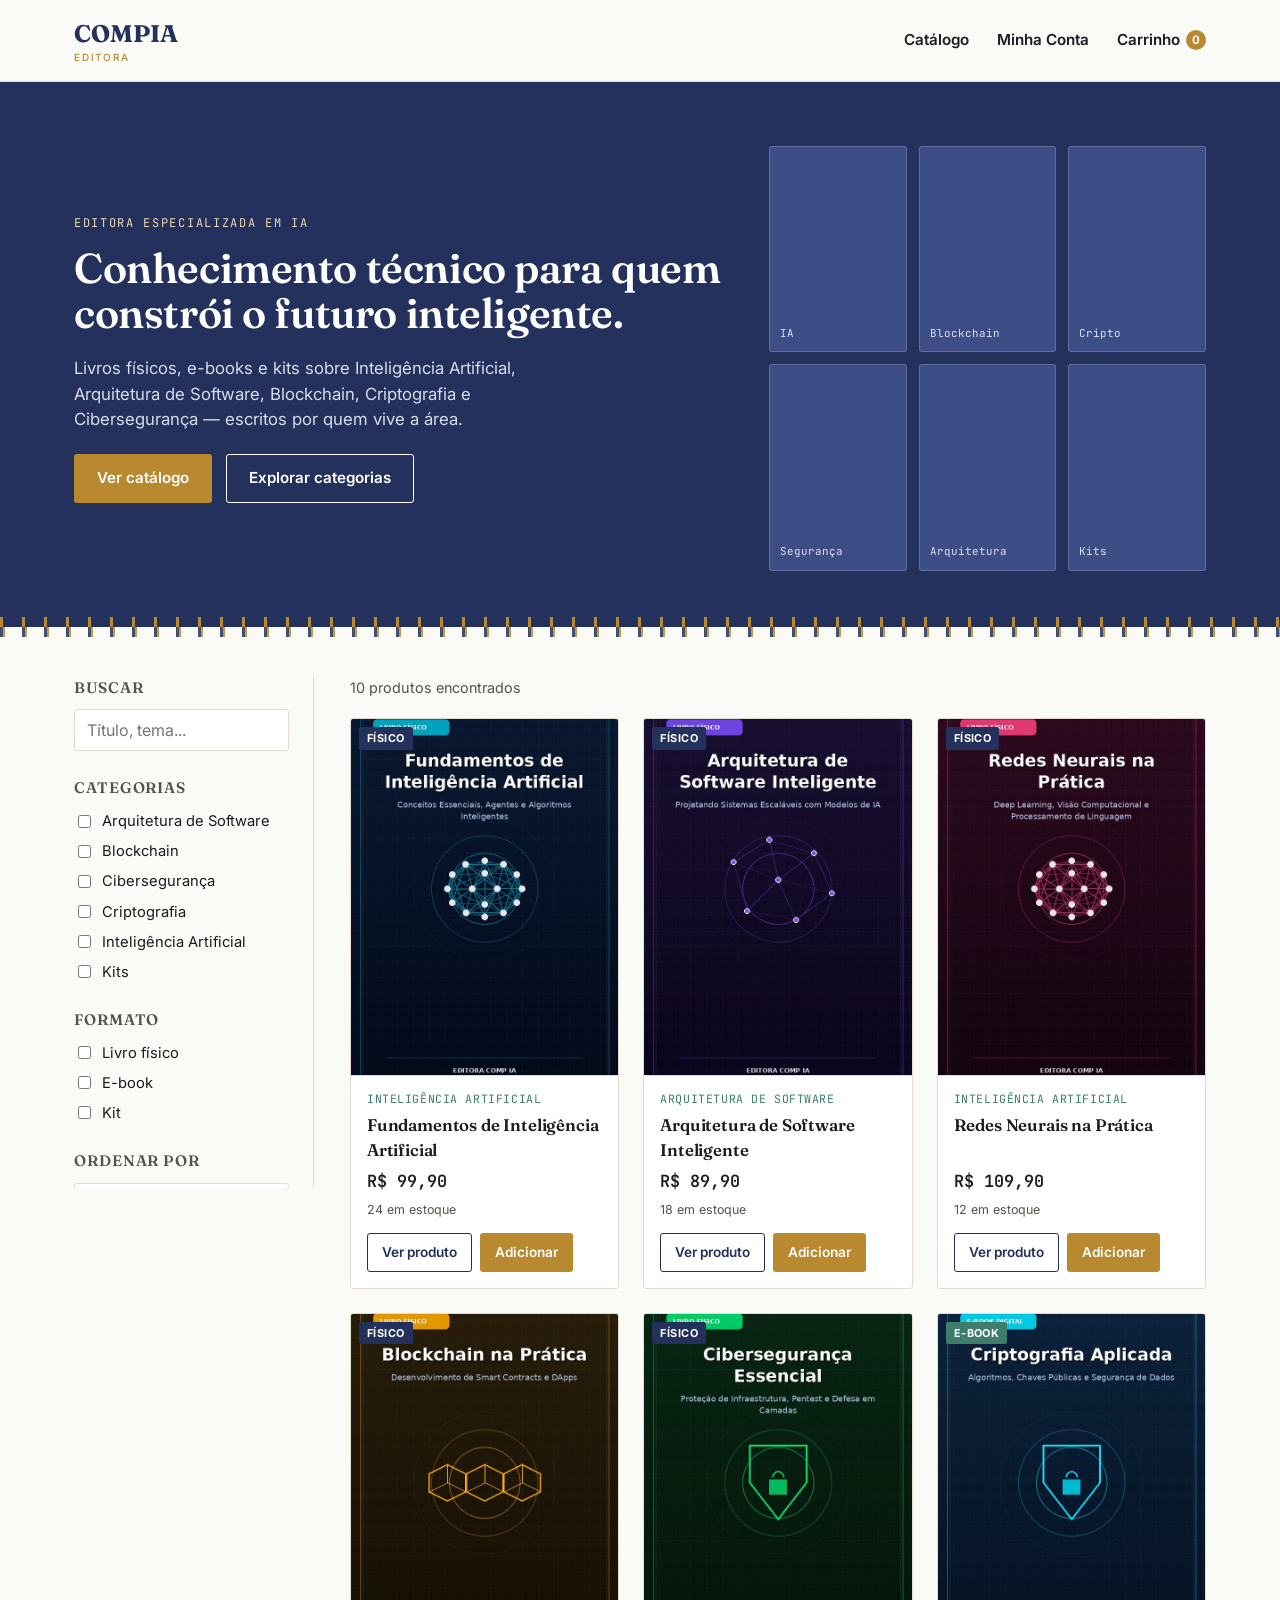
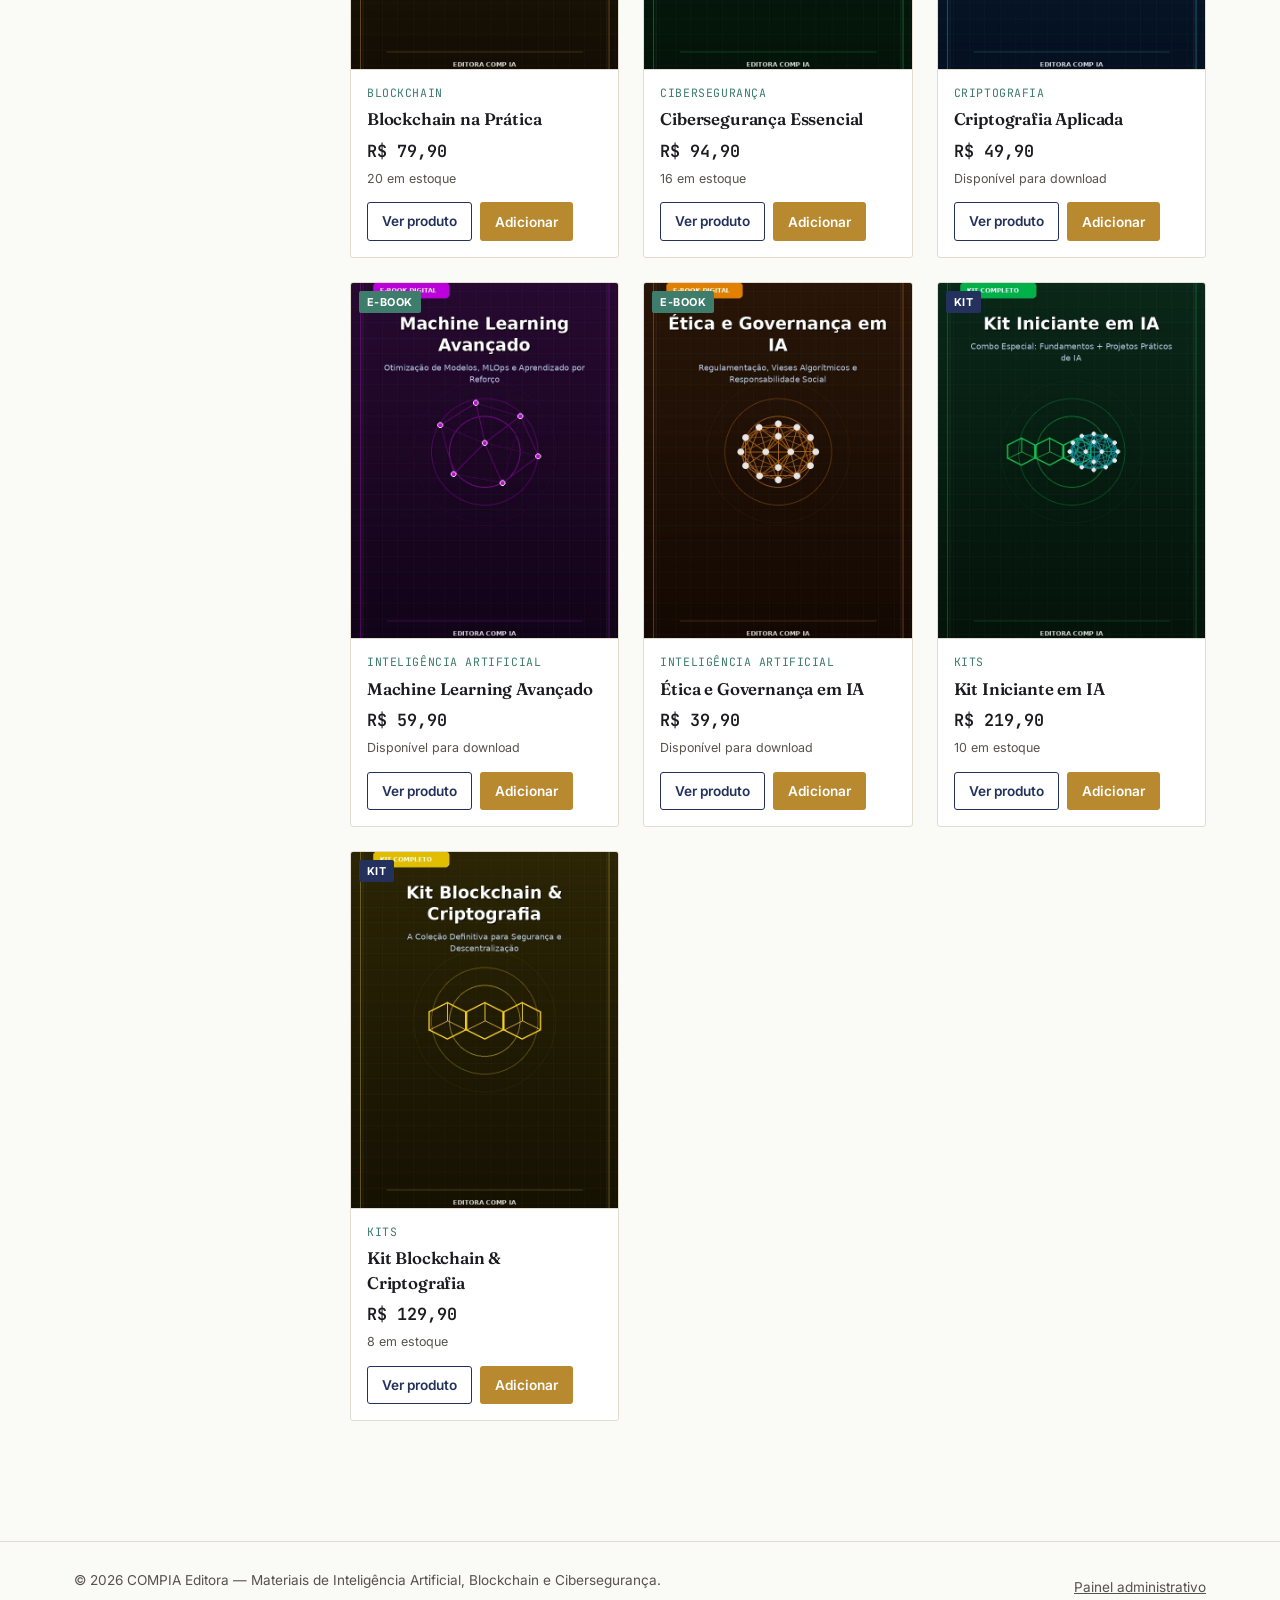
<file: index.html>
<!DOCTYPE html>
<html lang="pt-BR">
<head>
<meta charset="UTF-8">
<meta name="viewport" content="width=device-width, initial-scale=1.0">
<title>COMPIA Editora — Livros e materiais de Inteligência Artificial</title>
<link rel="stylesheet" href="css/style.css">
</head>
<body>

<header class="site-header">
  <div class="container header-inner">
    <a href="index.html" class="logo">COMPIA <span>editora</span></a>
    <nav class="main-nav">
      <a href="index.html">Catálogo</a>
      <a href="conta.html">Minha Conta</a>
      <a href="carrinho.html" class="cart-link">Carrinho <span id="cart-count" class="cart-count">0</span></a>
    </nav>
  </div>
</header>

<section class="hero">
  <div class="container">
    <div>
      <span class="hero-eyebrow">Editora especializada em IA</span>
      <h1>Conhecimento técnico para quem constrói o futuro inteligente.</h1>
      <p>Livros físicos, e-books e kits sobre Inteligência Artificial, Arquitetura de Software, Blockchain, Criptografia e Cibersegurança — escritos por quem vive a área.</p>
      <div class="hero-actions">
        <a href="#catalogo" class="btn btn-primary">Ver catálogo</a>
        <a href="#categorias" class="btn btn-secondary">Explorar categorias</a>
      </div>
    </div>
    <div class="hero-shelf" aria-hidden="true">
      <div class="spine">IA</div>
      <div class="spine">Blockchain</div>
      <div class="spine">Cripto</div>
      <div class="spine">Segurança</div>
      <div class="spine">Arquitetura</div>
      <div class="spine">Kits</div>
    </div>
  </div>
</section>
<div class="spine-rule"></div>

<main class="container">
  <div class="catalog-layout" id="catalogo">
    <aside class="filters">
      <div class="filter-group">
        <h3>Buscar</h3>
        <input type="search" id="search-input" placeholder="Título, tema...">
      </div>
      <div class="filter-group" id="categorias">
        <h3>Categorias</h3>
        <div id="category-filters"></div>
      </div>
      <div class="filter-group">
        <h3>Formato</h3>
        <label><input type="checkbox" value="fisico" class="format-filter"> Livro físico</label>
        <label><input type="checkbox" value="ebook" class="format-filter"> E-book</label>
        <label><input type="checkbox" value="kit" class="format-filter"> Kit</label>
      </div>
      <div class="filter-group">
        <h3>Ordenar por</h3>
        <select id="sort-select">
          <option value="relevancia">Relevância</option>
          <option value="menor-preco">Menor preço</option>
          <option value="maior-preco">Maior preço</option>
          <option value="nome">Nome (A-Z)</option>
        </select>
      </div>
      <button class="clear-filters" id="clear-filters">Limpar filtros</button>
    </aside>

    <div>
      <div class="catalog-toolbar">
        <span class="result-count" id="result-count"></span>
      </div>
      <div class="product-grid" id="product-grid"></div>
    </div>
  </div>
</main>

<footer class="site-footer">
  <div class="container footer-inner">
    <p>&copy; 2026 COMPIA Editora — Materiais de Inteligência Artificial, Blockchain e Cibersegurança.</p>
    <a href="admin.html" class="admin-link">Painel administrativo</a>
  </div>
</footer>

<script src="js/data.js"></script>
<script src="js/storage.js"></script>
<script src="js/cart.js"></script>
<script src="js/catalog.js"></script>
</body>
</html>
</file>
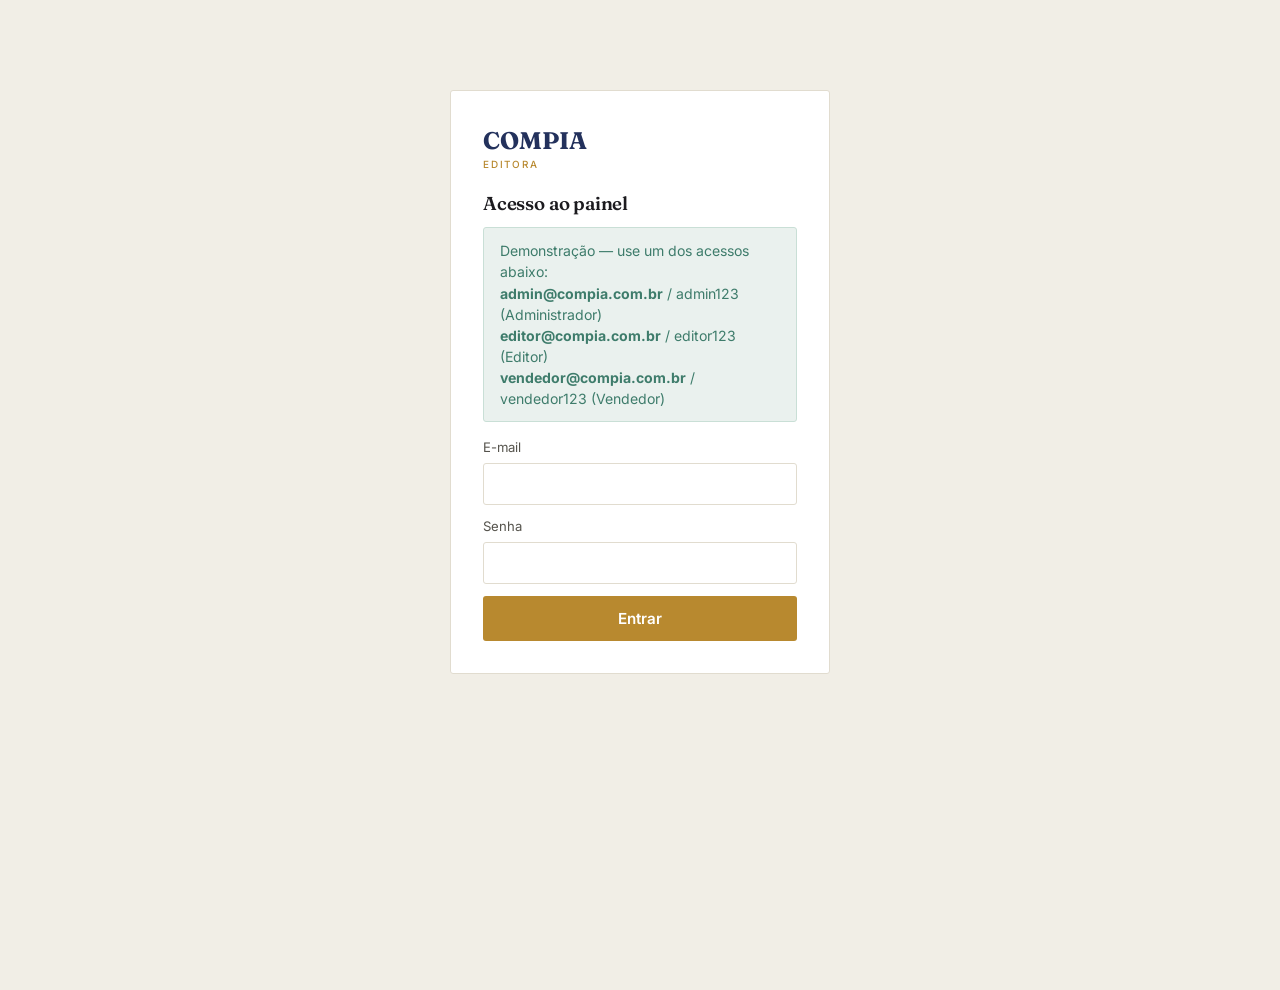
<file: admin.html>
<!DOCTYPE html>
<html lang="pt-BR">
<head>
<meta charset="UTF-8">
<meta name="viewport" content="width=device-width, initial-scale=1.0">
<title>Painel Administrativo — COMPIA Editora</title>
<link rel="stylesheet" href="css/style.css">
</head>
<body class="admin-body">

<!-- ================= LOGIN ================= -->
<div id="admin-login-screen">
  <div class="admin-login">
    <div class="logo" style="margin-bottom:18px;">COMPIA <span>editora</span></div>
    <h3>Acesso ao painel</h3>
    <div class="alert alert-info">Demonstração — use um dos acessos abaixo:<br>
      <strong>admin@compia.com.br</strong> / admin123 (Administrador)<br>
      <strong>editor@compia.com.br</strong> / editor123 (Editor)<br>
      <strong>vendedor@compia.com.br</strong> / vendedor123 (Vendedor)
    </div>
    <form id="admin-login-form">
      <div class="field"><label>E-mail</label><input type="email" id="admin-email" required></div>
      <div class="field"><label>Senha</label><input type="password" id="admin-senha" required></div>
      <div id="admin-login-error" class="alert alert-error" style="display:none;">E-mail ou senha inválidos.</div>
      <button type="submit" class="btn btn-primary btn-block">Entrar</button>
    </form>
  </div>
</div>

<!-- ================= SHELL ================= -->
<div id="admin-shell" class="admin-shell" style="display:none;">
  <aside class="admin-sidebar">
    <div class="logo">COMPIA <span>editora</span></div>
    <button data-panel="dashboard" class="active">Dashboard</button>
    <button data-panel="produtos">Produtos</button>
    <button data-panel="pedidos">Pedidos</button>
    <button data-panel="clientes">Clientes</button>
    <button data-panel="logs">Logs de atividade</button>
    <button id="admin-logout" style="margin-top:20px; border-top:1px solid rgba(255,255,255,.15); padding-top:16px;">Sair</button>
  </aside>

  <main class="admin-main">
    <div class="admin-topbar">
      <h2 style="margin:0;">Painel Administrativo</h2>
      <span class="role-badge" id="admin-role-badge"></span>
    </div>

    <!-- DASHBOARD -->
    <section class="admin-panel active" id="panel-dashboard">
      <div class="stat-cards">
        <div class="stat-card"><div class="value" id="stat-vendas">R$ 0</div><div class="label">Vendas totais</div></div>
        <div class="stat-card"><div class="value" id="stat-pedidos">0</div><div class="label">Pedidos</div></div>
        <div class="stat-card"><div class="value" id="stat-produtos">0</div><div class="label">Produtos ativos</div></div>
        <div class="stat-card"><div class="value" id="stat-clientes">0</div><div class="label">Clientes</div></div>
      </div>
      <div class="admin-table-wrap">
        <table>
          <thead><tr><th>Pedido</th><th>Cliente</th><th>Total</th><th>Status</th></tr></thead>
          <tbody id="dashboard-recent-orders"></tbody>
        </table>
      </div>
    </section>

    <!-- PRODUTOS -->
    <section class="admin-panel" id="panel-produtos">
      <div class="admin-toolbar">
        <span id="expected-images-hint" style="font-size:.85rem; color:var(--ink-soft);"></span>
        <button class="btn btn-primary btn-sm" id="new-product-btn">+ Novo produto</button>
      </div>
      <div class="admin-table-wrap">
        <table>
          <thead><tr><th>Imagem</th><th>Título</th><th>Categoria</th><th>Formato</th><th>Preço</th><th>Estoque</th><th>Ações</th></tr></thead>
          <tbody id="products-table-body"></tbody>
        </table>
      </div>
    </section>

    <!-- PEDIDOS -->
    <section class="admin-panel" id="panel-pedidos">
      <div class="admin-table-wrap">
        <table>
          <thead><tr><th>Pedido</th><th>Data</th><th>Cliente</th><th>Pagamento</th><th>Entrega</th><th>Total</th><th>Status</th></tr></thead>
          <tbody id="orders-table-body"></tbody>
        </table>
      </div>
    </section>

    <!-- CLIENTES -->
    <section class="admin-panel" id="panel-clientes">
      <div class="admin-table-wrap">
        <table>
          <thead><tr><th>Nome</th><th>E-mail</th><th>Pedidos</th></tr></thead>
          <tbody id="customers-table-body"></tbody>
        </table>
      </div>
    </section>

    <!-- LOGS -->
    <section class="admin-panel" id="panel-logs">
      <div class="admin-table-wrap" style="padding:16px;">
        <div class="log-list" id="logs-list"></div>
      </div>
    </section>
  </main>
</div>

<!-- ================= MODAL: PRODUTO ================= -->
<div class="modal-overlay" id="product-modal">
  <div class="modal">
    <button class="modal-close" id="close-product-modal">&times;</button>
    <h3 id="product-modal-title">Novo produto</h3>
    <form id="product-form">
      <input type="hidden" id="pf-id">
      <div class="field"><label>Título</label><input type="text" id="pf-title" required></div>
      <div class="form-grid">
        <div class="field"><label>Categoria</label><input type="text" id="pf-category" required></div>
        <div class="field"><label>Formato</label>
          <select id="pf-format">
            <option value="fisico">Físico</option>
            <option value="ebook">E-book</option>
            <option value="kit">Kit</option>
          </select>
        </div>
        <div class="field"><label>Preço (R$)</label><input type="number" step="0.01" id="pf-price" required></div>
        <div class="field"><label>Estoque</label><input type="number" id="pf-stock" required></div>
        <div class="field full"><label>Tags (separadas por vírgula)</label><input type="text" id="pf-tags"></div>
        <div class="field full"><label>Nome do arquivo de imagem <small>(coloque este arquivo na pasta /images)</small></label><input type="text" id="pf-image" placeholder="ex: livro-titulo.jpg" required></div>
        <div class="field full"><label>Descrição</label><input type="text" id="pf-description"></div>
      </div>
      <button type="submit" class="btn btn-primary btn-block">Salvar produto</button>
    </form>
  </div>
</div>

<script src="js/data.js"></script>
<script src="js/storage.js"></script>
<script src="js/admin.js"></script>
</body>
</html>
</file>
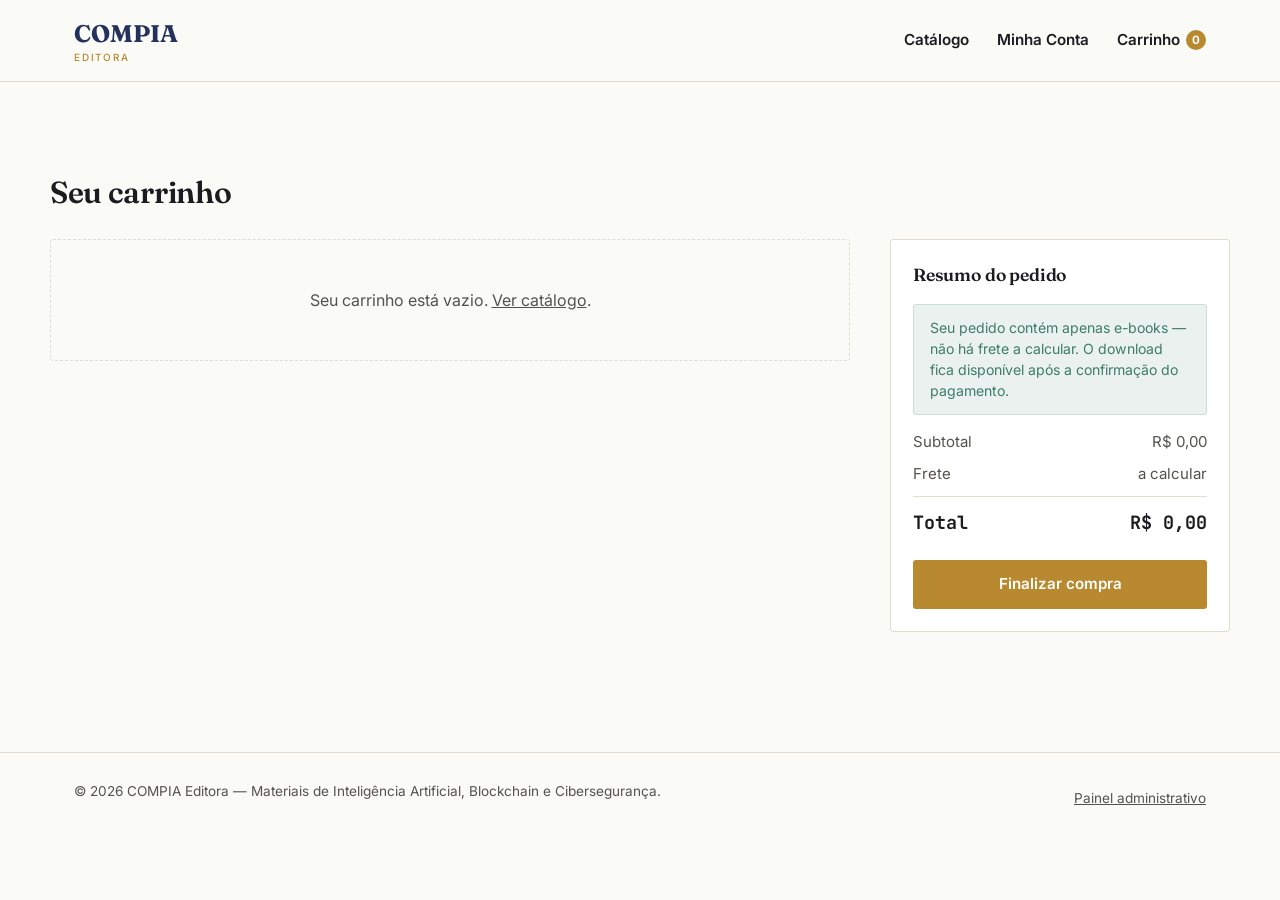
<file: carrinho.html>
<!DOCTYPE html>
<html lang="pt-BR">
<head>
<meta charset="UTF-8">
<meta name="viewport" content="width=device-width, initial-scale=1.0">
<title>Carrinho — COMPIA Editora</title>
<link rel="stylesheet" href="css/style.css">
</head>
<body>

<header class="site-header">
  <div class="container header-inner">
    <a href="index.html" class="logo">COMPIA <span>editora</span></a>
    <nav class="main-nav">
      <a href="index.html">Catálogo</a>
      <a href="conta.html">Minha Conta</a>
      <a href="carrinho.html" class="cart-link">Carrinho <span id="cart-count" class="cart-count">0</span></a>
    </nav>
  </div>
</header>

<main class="container cart-page">
  <div class="page-header">
    <h1>Seu carrinho</h1>
  </div>

  <div class="cart-layout">
    <div id="cart-items"></div>

    <div class="summary-box">
      <h3>Resumo do pedido</h3>
      <div class="shipping-box" id="shipping-box">
        <label>CEP para calcular o frete</label>
        <input type="text" id="cep-input" placeholder="00000-000" maxlength="9">
        <button class="btn btn-outline btn-sm btn-block" id="calc-shipping-btn">Calcular frete</button>
        <div id="shipping-options" style="margin-top:12px;"></div>
      </div>
      <div class="summary-row"><span>Subtotal</span><span id="sum-subtotal">R$ 0,00</span></div>
      <div class="summary-row"><span>Frete</span><span id="sum-shipping">a calcular</span></div>
      <div class="summary-row total"><span>Total</span><span id="sum-total">R$ 0,00</span></div>
      <a href="checkout.html" class="btn btn-primary btn-block" id="checkout-btn" style="margin-top:14px;">Finalizar compra</a>
    </div>
  </div>
</main>

<footer class="site-footer">
  <div class="container footer-inner">
    <p>&copy; 2026 COMPIA Editora — Materiais de Inteligência Artificial, Blockchain e Cibersegurança.</p>
    <a href="admin.html" class="admin-link">Painel administrativo</a>
  </div>
</footer>

<script src="js/data.js"></script>
<script src="js/storage.js"></script>
<script src="js/cart.js"></script>
<script src="js/cart-page.js"></script>
</body>
</html>
</file>
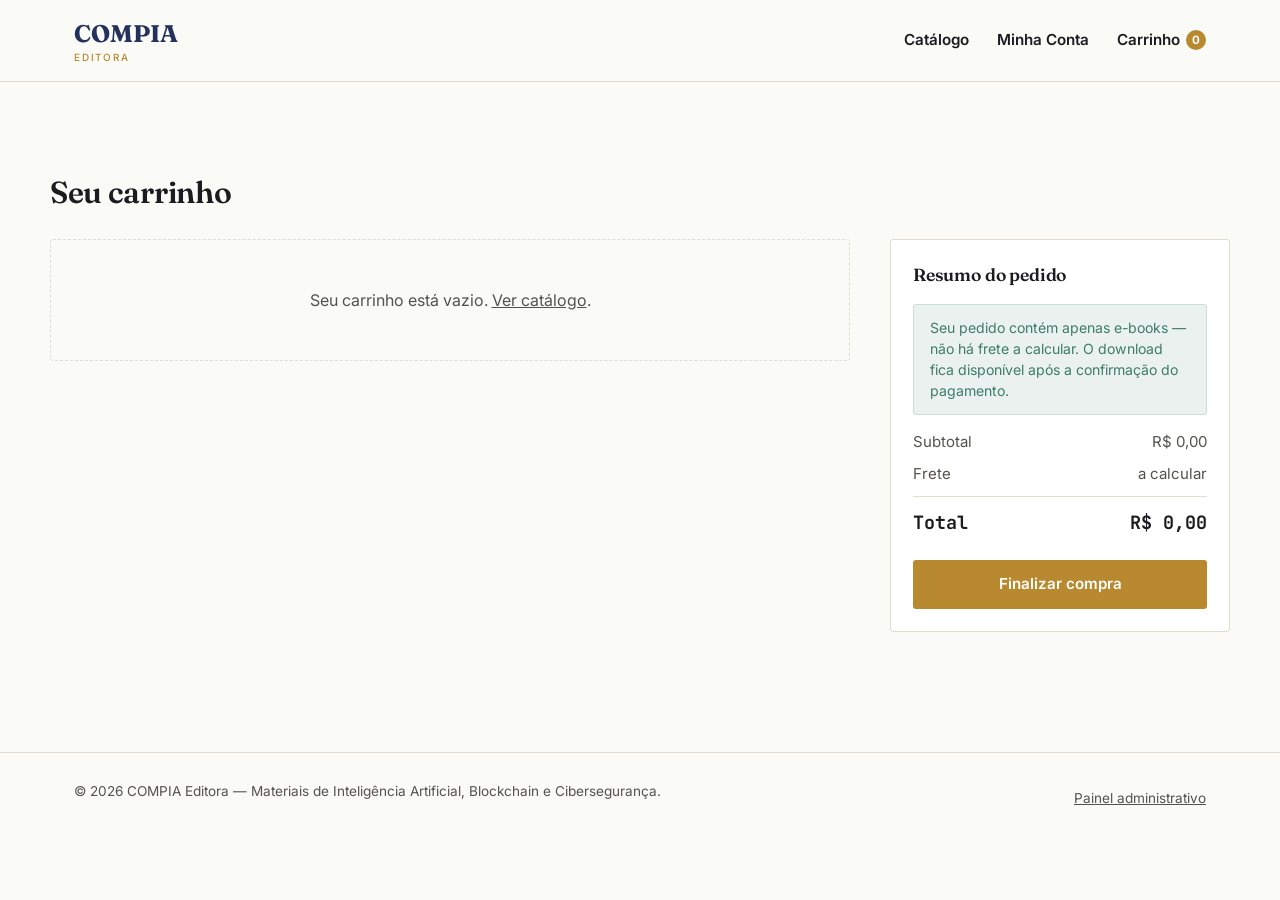
<file: checkout.html>
<!DOCTYPE html>
<html lang="pt-BR">
<head>
<meta charset="UTF-8">
<meta name="viewport" content="width=device-width, initial-scale=1.0">
<title>Finalizar compra — COMPIA Editora</title>
<link rel="stylesheet" href="css/style.css">
</head>
<body>

<header class="site-header">
  <div class="container header-inner">
    <a href="index.html" class="logo">COMPIA <span>editora</span></a>
    <nav class="main-nav">
      <a href="index.html">Catálogo</a>
      <a href="conta.html">Minha Conta</a>
      <a href="carrinho.html" class="cart-link">Carrinho <span id="cart-count" class="cart-count">0</span></a>
    </nav>
  </div>
</header>

<main class="container">
  <div class="page-header"><h1>Finalizar compra</h1></div>

  <div class="checkout-layout">
    <form id="checkout-form">

      <div class="form-section">
        <h3><span class="num">1</span> Seus dados</h3>
        <div class="form-grid">
          <div class="field"><label>Nome completo</label><input type="text" id="cf-nome" required></div>
          <div class="field"><label>E-mail</label><input type="email" id="cf-email" required></div>
          <div class="field full"><label>CPF</label><input type="text" id="cf-cpf" required placeholder="000.000.000-00"></div>
        </div>
      </div>

      <div class="form-section" id="address-section">
        <h3><span class="num">2</span> Endereço de entrega</h3>
        <div class="form-grid">
          <div class="field"><label>CEP</label><input type="text" id="cf-cep" required></div>
          <div class="field"><label>Cidade</label><input type="text" id="cf-cidade" required></div>
          <div class="field full"><label>Endereço (rua, número, complemento)</label><input type="text" id="cf-endereco" required></div>
          <div class="field"><label>Método de entrega</label>
            <select id="cf-shipping-method">
              <option value="correios">Correios (PAC/SEDEX)</option>
              <option value="transportadora">Transportadora</option>
              <option value="retirada">Retirar no local</option>
            </select>
          </div>
        </div>
      </div>

      <div class="form-section">
        <h3><span class="num">3</span> Pagamento</h3>
        <div class="payment-methods">
          <div class="payment-method selected" data-method="cartao" onclick="selectPayment(this)">Cartão de crédito</div>
          <div class="payment-method" data-method="pix" onclick="selectPayment(this)">PIX</div>
        </div>

        <div class="payment-panel active" id="panel-cartao">
          <div class="card-brands">
            <span>Visa</span><span>Mastercard</span><span>Elo</span><span>Amex</span>
          </div>
          <div class="field"><label>Número do cartão</label><input type="text" id="card-number" placeholder="0000 0000 0000 0000" maxlength="19"></div>
          <div class="form-grid">
            <div class="field full"><label>Nome impresso no cartão</label><input type="text" id="card-name"></div>
            <div class="field"><label>Validade</label><input type="text" id="card-expiry" placeholder="MM/AA" maxlength="5"></div>
            <div class="field"><label>CVV</label><input type="text" id="card-cvv" placeholder="000" maxlength="4"></div>
          </div>
        </div>

        <div class="payment-panel" id="panel-pix">
          <div class="pix-box">
            <div id="pix-qrcode"></div>
            <p style="margin-bottom:6px;">Escaneie o QR Code com o app do seu banco ou copie o código:</p>
            <div class="pix-code" id="pix-code-text">gerando código...</div>
            <button type="button" class="btn btn-outline btn-sm" onclick="copyPixCode()">Copiar código PIX</button>
          </div>
        </div>
      </div>

      <button type="submit" class="btn btn-primary btn-block" style="padding:16px;">Confirmar pedido</button>
    </form>

    <div class="summary-box">
      <h3>Resumo do pedido</h3>
      <div id="checkout-items"></div>
      <div class="summary-row"><span>Subtotal</span><span id="co-subtotal">R$ 0,00</span></div>
      <div class="summary-row"><span>Frete</span><span id="co-shipping">R$ 0,00</span></div>
      <div class="summary-row total"><span>Total</span><span id="co-total">R$ 0,00</span></div>
    </div>
  </div>
</main>

<footer class="site-footer">
  <div class="container footer-inner">
    <p>&copy; 2026 COMPIA Editora — Materiais de Inteligência Artificial, Blockchain e Cibersegurança.</p>
    <a href="admin.html" class="admin-link">Painel administrativo</a>
  </div>
</footer>

<script src="js/data.js"></script>
<script src="js/storage.js"></script>
<script src="js/cart.js"></script>
<script src="js/checkout.js"></script>
</body>
</html>
</file>
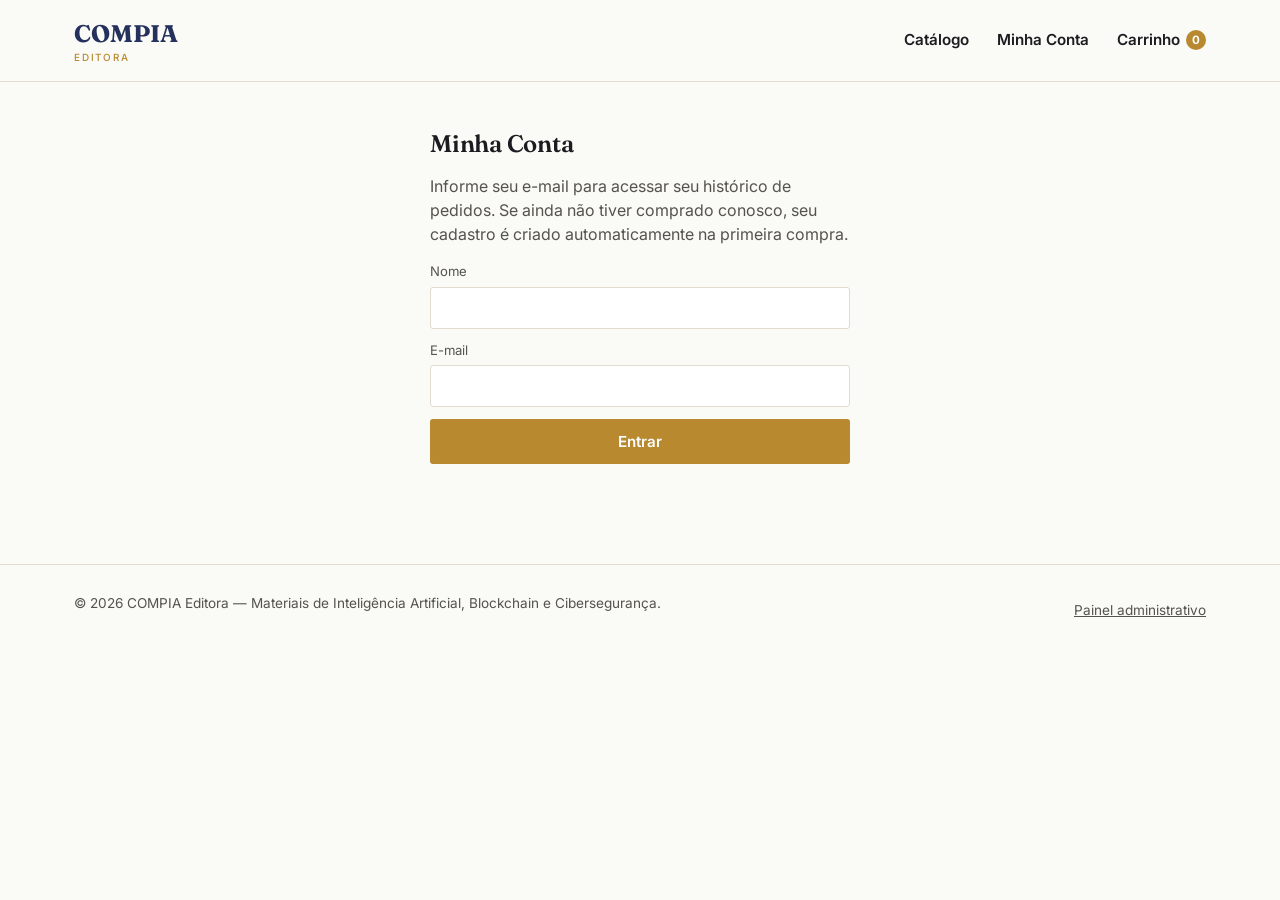
<file: conta.html>
<!DOCTYPE html>
<html lang="pt-BR">
<head>
<meta charset="UTF-8">
<meta name="viewport" content="width=device-width, initial-scale=1.0">
<title>Minha Conta — COMPIA Editora</title>
<link rel="stylesheet" href="css/style.css">
</head>
<body>

<header class="site-header">
  <div class="container header-inner">
    <a href="index.html" class="logo">COMPIA <span>editora</span></a>
    <nav class="main-nav">
      <a href="index.html">Catálogo</a>
      <a href="conta.html">Minha Conta</a>
      <a href="carrinho.html" class="cart-link">Carrinho <span id="cart-count" class="cart-count">0</span></a>
    </nav>
  </div>
</header>

<main class="container">
  <div id="account-guest" class="page-header" style="max-width:420px; margin:0 auto; padding-bottom:60px;">
    <h1 style="font-size:1.5rem;">Minha Conta</h1>
    <p>Informe seu e-mail para acessar seu histórico de pedidos. Se ainda não tiver comprado conosco, seu cadastro é criado automaticamente na primeira compra.</p>
    <form id="login-form">
      <div class="field"><label>Nome</label><input type="text" id="login-nome" required></div>
      <div class="field"><label>E-mail</label><input type="email" id="login-email" required></div>
      <button type="submit" class="btn btn-primary btn-block">Entrar</button>
    </form>
  </div>

  <div id="account-logged" class="account-layout" style="display:none;">
    <aside class="account-nav">
      <p style="margin-bottom:4px; font-weight:600;" id="welcome-name"></p>
      <p style="font-size:.85rem; margin-bottom:16px;" id="welcome-email"></p>
      <button class="active">Meus pedidos</button>
      <button id="logout-btn">Sair</button>
    </aside>
    <div>
      <div class="page-header"><h1>Meus pedidos</h1></div>
      <div id="orders-list"></div>
    </div>
  </div>
</main>

<footer class="site-footer">
  <div class="container footer-inner">
    <p>&copy; 2026 COMPIA Editora — Materiais de Inteligência Artificial, Blockchain e Cibersegurança.</p>
    <a href="admin.html" class="admin-link">Painel administrativo</a>
  </div>
</footer>

<script src="js/data.js"></script>
<script src="js/storage.js"></script>
<script src="js/cart.js"></script>
<script src="js/account.js"></script>
</body>
</html>
</file>
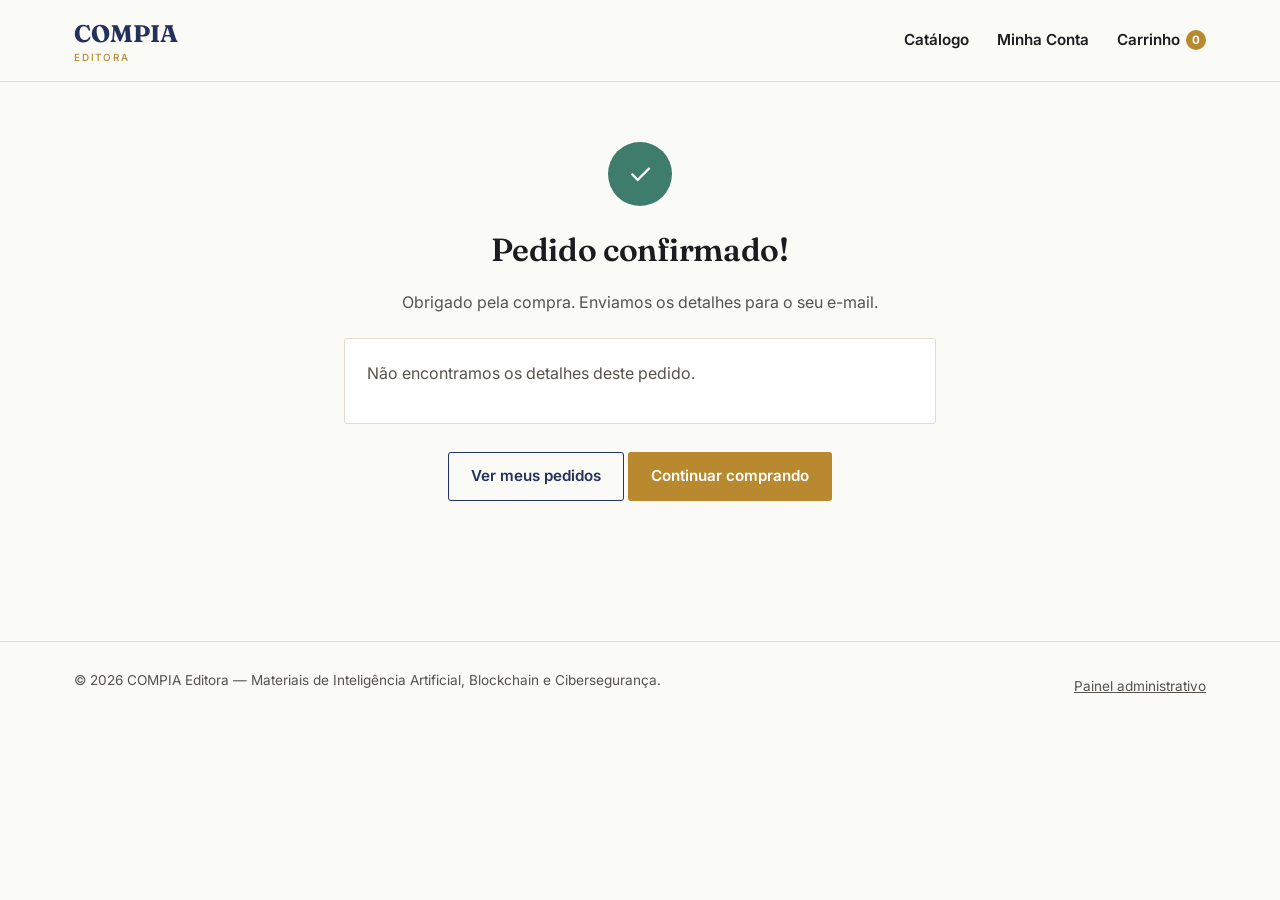
<file: pedido-confirmado.html>
<!DOCTYPE html>
<html lang="pt-BR">
<head>
<meta charset="UTF-8">
<meta name="viewport" content="width=device-width, initial-scale=1.0">
<title>Pedido confirmado — COMPIA Editora</title>
<link rel="stylesheet" href="css/style.css">
</head>
<body>

<header class="site-header">
  <div class="container header-inner">
    <a href="index.html" class="logo">COMPIA <span>editora</span></a>
    <nav class="main-nav">
      <a href="index.html">Catálogo</a>
      <a href="conta.html">Minha Conta</a>
      <a href="carrinho.html" class="cart-link">Carrinho <span id="cart-count" class="cart-count">0</span></a>
    </nav>
  </div>
</header>

<main class="container">
  <div class="confirm-box">
    <div class="confirm-icon">&#10003;</div>
    <h1>Pedido confirmado!</h1>
    <p id="confirm-text">Obrigado pela compra. Enviamos os detalhes para o seu e-mail.</p>
    <div class="order-summary-card" id="order-summary"></div>
    <div style="margin-top:28px;">
      <a href="conta.html" class="btn btn-outline">Ver meus pedidos</a>
      <a href="index.html" class="btn btn-primary">Continuar comprando</a>
    </div>
  </div>
</main>

<footer class="site-footer">
  <div class="container footer-inner">
    <p>&copy; 2026 COMPIA Editora — Materiais de Inteligência Artificial, Blockchain e Cibersegurança.</p>
    <a href="admin.html" class="admin-link">Painel administrativo</a>
  </div>
</footer>

<script src="js/data.js"></script>
<script src="js/storage.js"></script>
<script src="js/cart.js"></script>
<script src="js/confirmation.js"></script>
</body>
</html>
</file>
<file: css/style.css>
/* =========================================================
   COMPIA Editora — Loja Virtual
   Design: papel + tinta índigo + detalhe dourado.
   Motivo assinatura: "lombadas" (spine ticks) como divisores,
   remetendo à estante de livros da editora.
   ========================================================= */

@import url('https://fonts.googleapis.com/css2?family=Fraunces:opsz,wght@9..144,500;9..144,600;9..144,700&family=Inter:wght@400;500;600;700&family=JetBrains+Mono:wght@400;600&display=swap');

:root{
  --bg: #FAFAF7;
  --bg-alt: #F1EEE6;
  --ink: #1C1B1F;
  --ink-soft: #55534C;
  --primary: #23315C;
  --primary-light: #3D4E86;
  --accent: #B8892F;
  --accent-soft: #E9D8B4;
  --teal: #3E7C6B;
  --danger: #A5393A;
  --border: #E1DCCF;
  --radius: 3px;
  --shadow: 0 2px 10px rgba(28,27,31,0.06);
  --font-display: 'Fraunces', serif;
  --font-body: 'Inter', sans-serif;
  --font-mono: 'JetBrains Mono', monospace;
}

*{ box-sizing: border-box; }
html{ scroll-behavior: smooth; }
body{
  margin:0;
  background: var(--bg);
  color: var(--ink);
  font-family: var(--font-body);
  line-height:1.5;
  -webkit-font-smoothing: antialiased;
}
img{ max-width:100%; display:block; }
a{ color: inherit; text-decoration: none; }
h1,h2,h3,h4{ font-family: var(--font-display); font-weight:600; margin:0 0 .5em; letter-spacing:-0.01em; }
p{ margin:0 0 1em; color: var(--ink-soft); }
.container{ max-width:1180px; margin:0 auto; padding:0 24px; }
button, input, select, textarea{ font-family: inherit; font-size: 1rem; }

:focus-visible{
  outline: 2px solid var(--accent);
  outline-offset: 2px;
}

/* ---------- lombada (spine) motif ---------- */
.spine-rule{
  height: 10px;
  background: repeating-linear-gradient(
    90deg,
    var(--primary) 0px, var(--primary) 3px,
    var(--accent) 3px, var(--accent) 5px,
    transparent 5px, transparent 22px
  );
  opacity:.85;
}
.spine-divider{
  display:flex; align-items:center; gap:14px; margin: 2.5rem 0 1.5rem;
}
.spine-divider .ticks{
  flex:1; height:14px;
  background: repeating-linear-gradient(
    90deg,
    var(--border) 0 2px,
    transparent 2px transparent 10px
  );
}
.spine-divider h2{ margin:0; white-space:nowrap; font-size:1.4rem; }

/* ---------- header ---------- */
.site-header{
  position: sticky; top:0; z-index:50;
  background: var(--bg); border-bottom:1px solid var(--border);
}
.header-inner{
  display:flex; align-items:center; justify-content:space-between;
  padding: 16px 24px;
}
.logo{
  font-family: var(--font-display); font-size:1.5rem; font-weight:700; color: var(--primary);
}
.logo span{
  display:block; font-family: var(--font-body); font-weight:500; font-size:.62rem;
  letter-spacing:.18em; text-transform:uppercase; color: var(--accent); margin-top:-2px;
}
.main-nav{ display:flex; align-items:center; gap:28px; font-weight:600; font-size:.95rem; }
.main-nav a{ color: var(--ink); position:relative; }
.main-nav a:hover{ color: var(--primary); }
.cart-link{ display:flex; align-items:center; gap:6px; }
.cart-count{
  background: var(--accent); color:#fff; font-size:.72rem; font-weight:700;
  border-radius:50%; min-width:20px; height:20px; display:inline-flex; align-items:center; justify-content:center;
  padding:0 4px;
}
.menu-toggle{ display:none; }

/* ---------- hero ---------- */
.hero{
  background: var(--primary); color:#fff; padding: 64px 0 56px; position:relative; overflow:hidden;
}
.hero::after{
  content:""; position:absolute; inset:auto 0 0 0; height:10px;
  background: repeating-linear-gradient(90deg, var(--accent) 0 3px, transparent 3px 22px);
}
.hero .container{ display:grid; grid-template-columns: 1.2fr .8fr; gap:40px; align-items:center; }
.hero-eyebrow{
  font-family: var(--font-mono); text-transform:uppercase; letter-spacing:.14em; font-size:.75rem;
  color: var(--accent-soft); margin-bottom:14px; display:block;
}
.hero h1{ color:#fff; font-size:2.6rem; line-height:1.08; margin-bottom:.5em; }
.hero p{ color:#D8DCEA; font-size:1.05rem; max-width:46ch; }
.hero-actions{ display:flex; gap:14px; margin-top:22px; flex-wrap:wrap; }
.hero-shelf{
  display:grid; grid-template-columns: repeat(3,1fr); gap:12px;
}
.hero-shelf .spine{
  background: var(--primary-light); border:1px solid rgba(255,255,255,.18);
  border-radius: 3px; aspect-ratio: 2/3; display:flex; align-items:flex-end; padding:10px;
  font-family: var(--font-mono); font-size:.68rem; color:#DCE1F0;
}

/* ---------- buttons ---------- */
.btn{
  display:inline-flex; align-items:center; justify-content:center; gap:8px;
  padding: 12px 22px; border-radius: var(--radius); border:1px solid transparent;
  font-weight:600; cursor:pointer; font-size:.95rem; transition: transform .12s ease, background .15s ease;
}
.btn:active{ transform: translateY(1px); }
.btn-primary{ background: var(--accent); color:#fff; }
.btn-primary:hover{ background:#a37a29; }
.btn-secondary{ background: transparent; border-color:#fff; color:#fff; }
.btn-secondary:hover{ background: rgba(255,255,255,.1); }
.btn-outline{ background: transparent; border-color: var(--primary); color: var(--primary); }
.btn-outline:hover{ background: var(--primary); color:#fff; }
.btn-block{ width:100%; }
.btn-sm{ padding:8px 14px; font-size:.85rem; }
.btn-danger{ background: var(--danger); color:#fff; }
.btn:disabled{ opacity:.5; cursor:not-allowed; }

/* ---------- layout: catalog ---------- */
.catalog-layout{
  display:grid; grid-template-columns: 240px 1fr; gap:36px; padding: 40px 0 80px;
}
.filters{ border-right:1px solid var(--border); padding-right:24px; align-self:start; position:sticky; top:90px; }
.filters h3{ font-size:.95rem; text-transform:uppercase; letter-spacing:.06em; color: var(--ink-soft); margin-bottom:10px; }
.filter-group{ margin-bottom:26px; }
.filter-group label{ display:flex; align-items:center; gap:8px; font-size:.92rem; margin-bottom:8px; cursor:pointer; }
.filter-group input[type=search]{
  width:100%; padding:10px 12px; border:1px solid var(--border); border-radius: var(--radius); background:#fff;
}
.filter-group select{
  width:100%; padding:10px 12px; border:1px solid var(--border); border-radius: var(--radius); background:#fff;
}
.clear-filters{ font-size:.85rem; color: var(--primary); text-decoration:underline; cursor:pointer; background:none; border:none; padding:0; }

.catalog-toolbar{ display:flex; justify-content:space-between; align-items:center; margin-bottom:20px; }
.result-count{ color: var(--ink-soft); font-size:.9rem; }

.product-grid{
  display:grid; grid-template-columns: repeat(auto-fill, minmax(220px,1fr)); gap:24px;
}
.product-card{
  background:#fff; border:1px solid var(--border); border-radius: var(--radius); overflow:hidden;
  display:flex; flex-direction:column; transition: box-shadow .15s ease, transform .15s ease;
}
.product-card:hover{ box-shadow: var(--shadow); transform: translateY(-2px); }
.product-thumb{
  aspect-ratio: 3/4; background: var(--bg-alt); display:flex; align-items:center; justify-content:center;
  overflow:hidden; border-bottom:1px solid var(--border); position:relative;
}
.product-thumb img{ width:100%; height:100%; object-fit:cover; }
.product-thumb .placeholder{ font-family: var(--font-mono); font-size:.68rem; color:#9B978B; text-align:center; padding:10px; }
.badge{
  position:absolute; top:8px; left:8px; background: var(--primary); color:#fff; font-size:.68rem;
  font-weight:700; text-transform:uppercase; letter-spacing:.04em; padding:3px 8px; border-radius: 2px;
}
.badge-teal{ background: var(--teal); }
.product-info{ padding:14px 16px 16px; display:flex; flex-direction:column; gap:6px; flex:1; }
.product-cat{ font-family: var(--font-mono); font-size:.72rem; color: var(--teal); text-transform:uppercase; letter-spacing:.05em; }
.product-title{ font-family: var(--font-display); font-size:1.05rem; font-weight:600; margin:0; }
.product-title a:hover{ color: var(--primary); }
.product-price{ font-family: var(--font-mono); font-weight:600; color: var(--ink); margin-top:auto; font-size:1.05rem; }
.product-stock{ font-size:.78rem; color: var(--ink-soft); }
.product-actions{ display:flex; gap:8px; margin-top:8px; }

.empty-state{
  border:1px dashed var(--border); border-radius: var(--radius); padding:48px 24px; text-align:center; color: var(--ink-soft);
}

/* ---------- product detail ---------- */
.product-detail{ display:grid; grid-template-columns: 1fr 1fr; gap:48px; padding:48px 0; }
.pd-gallery .product-thumb{ aspect-ratio:3/4; border-radius:6px; }
.pd-info .product-cat{ margin-bottom:8px; }
.pd-info h1{ font-size:2rem; }
.pd-price{ font-family: var(--font-mono); font-size:1.7rem; font-weight:700; color: var(--primary); margin:14px 0; }
.pd-meta{ display:flex; gap:18px; margin: 12px 0 22px; flex-wrap:wrap; }
.pd-meta .tag{
  background: var(--bg-alt); border:1px solid var(--border); border-radius:20px; padding:4px 12px; font-size:.8rem; color: var(--ink-soft);
}
.qty-row{ display:flex; align-items:center; gap:14px; margin-bottom:20px; }
.qty-control{ display:flex; align-items:center; border:1px solid var(--border); border-radius: var(--radius); }
.qty-control button{ background:none; border:none; width:36px; height:38px; cursor:pointer; font-size:1.1rem; }
.qty-control input{ width:44px; text-align:center; border:none; border-left:1px solid var(--border); border-right:1px solid var(--border); height:38px; }
.pd-distribution{ background: var(--bg-alt); border:1px solid var(--border); border-radius: var(--radius); padding:16px 18px; font-size:.9rem; margin-top:20px; }
.pd-distribution strong{ color: var(--ink); }

/* ---------- cart ---------- */
.cart-page{ padding: 44px 0 80px; }
.cart-layout{ display:grid; grid-template-columns: 1fr 340px; gap:40px; align-items:start; }
.cart-item{
  display:grid; grid-template-columns: 76px 1fr auto auto; gap:16px; align-items:center;
  padding:16px 0; border-bottom:1px solid var(--border);
}
.cart-item .product-thumb{ aspect-ratio:3/4; width:76px; border-radius:3px; }
.cart-item h4{ margin:0 0 4px; font-size:1rem; }
.cart-item .item-cat{ font-size:.75rem; color: var(--ink-soft); font-family: var(--font-mono); }
.cart-item .item-price{ font-family: var(--font-mono); font-weight:600; }
.remove-item{ background:none; border:none; color: var(--danger); font-size:.82rem; cursor:pointer; text-decoration:underline; margin-top:6px; }
.summary-box{
  background:#fff; border:1px solid var(--border); border-radius: var(--radius); padding:22px; position:sticky; top:90px;
}
.summary-box h3{ font-size:1.1rem; margin-bottom:16px; }
.summary-row{ display:flex; justify-content:space-between; font-size:.94rem; margin-bottom:10px; color: var(--ink-soft); }
.summary-row.total{ color: var(--ink); font-weight:700; font-size:1.15rem; border-top:1px solid var(--border); padding-top:12px; margin-top:8px; font-family: var(--font-mono); }
.shipping-box{ margin: 16px 0; }
.shipping-box label{ display:block; font-size:.85rem; margin-bottom:6px; color: var(--ink-soft); }
.shipping-box input{ width:100%; padding:9px 10px; border:1px solid var(--border); border-radius: var(--radius); margin-bottom:8px; }
.shipping-option{ display:flex; align-items:center; justify-content:space-between; border:1px solid var(--border); border-radius: var(--radius); padding:10px 12px; margin-bottom:8px; font-size:.88rem; cursor:pointer; }
.shipping-option.selected{ border-color: var(--primary); background: var(--bg-alt); }

/* ---------- checkout ---------- */
.checkout-layout{ display:grid; grid-template-columns: 1fr 360px; gap:40px; padding: 44px 0 80px; align-items:start; }
.form-section{ background:#fff; border:1px solid var(--border); border-radius: var(--radius); padding:24px; margin-bottom:24px; }
.form-section h3{ font-size:1.05rem; margin-bottom:16px; display:flex; align-items:center; gap:10px; }
.form-section h3 .num{
  background: var(--primary); color:#fff; width:24px; height:24px; border-radius:50%; display:inline-flex;
  align-items:center; justify-content:center; font-size:.75rem; font-family: var(--font-mono);
}
.form-grid{ display:grid; grid-template-columns: 1fr 1fr; gap:14px; }
.form-grid .full{ grid-column: 1 / -1; }
.field label{ display:block; font-size:.82rem; color: var(--ink-soft); margin-bottom:5px; }
.field input, .field select{ width:100%; padding:10px 12px; border:1px solid var(--border); border-radius: var(--radius); background:#fff; }
.field{ margin-bottom:12px; }

.payment-methods{ display:flex; gap:12px; margin-bottom:18px; }
.payment-method{
  flex:1; border:1px solid var(--border); border-radius: var(--radius); padding:14px; text-align:center; cursor:pointer; font-weight:600; font-size:.9rem;
}
.payment-method.selected{ border-color: var(--accent); background: #FBF4E6; color: var(--accent); }
.payment-panel{ display:none; }
.payment-panel.active{ display:block; }
.card-brands{ display:flex; gap:8px; margin-bottom:14px; }
.card-brands span{
  border:1px solid var(--border); border-radius:3px; padding:4px 8px; font-size:.7rem; font-family: var(--font-mono); color: var(--ink-soft);
}
.pix-box{ text-align:center; padding:18px; border:1px dashed var(--border); border-radius: var(--radius); }
#pix-qrcode{ margin: 0 auto 14px; }
.pix-code{
  font-family: var(--font-mono); font-size:.78rem; background: var(--bg-alt); padding:10px 12px; border-radius: var(--radius);
  word-break: break-all; margin-bottom:10px; border:1px solid var(--border);
}

/* ---------- confirmation ---------- */
.confirm-box{ max-width:640px; margin: 60px auto; text-align:center; padding: 0 24px 80px; }
.confirm-icon{
  width:64px; height:64px; border-radius:50%; background: var(--teal); color:#fff; font-size:1.8rem;
  display:flex; align-items:center; justify-content:center; margin: 0 auto 20px;
}
.order-summary-card{ text-align:left; background:#fff; border:1px solid var(--border); border-radius: var(--radius); padding:22px; margin-top:24px; }
.download-link{ display:flex; justify-content:space-between; align-items:center; padding:10px 0; border-bottom:1px solid var(--border); font-size:.92rem; }

/* ---------- account page ---------- */
.account-layout{ display:grid; grid-template-columns: 260px 1fr; gap:36px; padding: 44px 0 80px; }
.account-nav{ border-right:1px solid var(--border); padding-right:20px; }
.account-nav button{
  display:block; width:100%; text-align:left; background:none; border:none; padding:10px 0; font-weight:600; cursor:pointer; color: var(--ink-soft);
}
.account-nav button.active{ color: var(--primary); }
.order-row{ display:flex; justify-content:space-between; align-items:center; padding:14px 0; border-bottom:1px solid var(--border); font-size:.92rem; }
.status-pill{ font-size:.72rem; font-weight:700; text-transform:uppercase; padding:3px 10px; border-radius:20px; background: var(--bg-alt); color: var(--ink-soft); }
.status-pill.pago{ background:#DFF0E8; color: var(--teal); }
.status-pill.enviado{ background:#E4E9F7; color: var(--primary); }
.status-pill.pendente{ background:#FCEFD9; color: var(--accent); }

/* ---------- admin ---------- */
.admin-body{ background: var(--bg-alt); min-height:100vh; }
.admin-login{ max-width:380px; margin: 90px auto; background:#fff; padding:32px; border-radius: var(--radius); border:1px solid var(--border); }
.admin-shell{ display:grid; grid-template-columns: 220px 1fr; min-height:100vh; }
.admin-sidebar{ background: var(--primary); color:#fff; padding:24px 0; }
.admin-sidebar .logo{ color:#fff; padding: 0 24px 20px; border-bottom:1px solid rgba(255,255,255,.15); margin-bottom:12px; }
.admin-sidebar .logo span{ color: var(--accent-soft); }
.admin-sidebar button{
  display:flex; align-items:center; gap:10px; width:100%; background:none; border:none; color:#D8DCEA;
  padding:12px 24px; text-align:left; cursor:pointer; font-weight:600; font-size:.92rem;
}
.admin-sidebar button.active, .admin-sidebar button:hover{ background: var(--primary-light); color:#fff; }
.admin-main{ padding: 32px 40px; }
.admin-topbar{ display:flex; justify-content:space-between; align-items:center; margin-bottom:24px; }
.role-badge{ font-family: var(--font-mono); font-size:.75rem; background:#fff; border:1px solid var(--border); padding:4px 10px; border-radius:20px; }
.stat-cards{ display:grid; grid-template-columns: repeat(4,1fr); gap:16px; margin-bottom:28px; }
.stat-card{ background:#fff; border:1px solid var(--border); border-radius: var(--radius); padding:18px; }
.stat-card .value{ font-family: var(--font-mono); font-size:1.6rem; font-weight:700; color: var(--primary); }
.stat-card .label{ font-size:.8rem; color: var(--ink-soft); }
.admin-panel{ display:none; }
.admin-panel.active{ display:block; }
.admin-table-wrap{ background:#fff; border:1px solid var(--border); border-radius: var(--radius); overflow:hidden; }
table{ width:100%; border-collapse:collapse; font-size:.9rem; }
th, td{ padding:12px 16px; text-align:left; border-bottom:1px solid var(--border); }
th{ background: var(--bg-alt); font-size:.75rem; text-transform:uppercase; letter-spacing:.04em; color: var(--ink-soft); }
tr:last-child td{ border-bottom:none; }
.table-actions{ display:flex; gap:8px; }
.table-actions button{ background:none; border:1px solid var(--border); border-radius: var(--radius); padding:5px 10px; cursor:pointer; font-size:.8rem; }
.admin-toolbar{ display:flex; justify-content:space-between; margin-bottom:16px; align-items:center; }

.modal-overlay{
  position:fixed; inset:0; background:rgba(28,27,31,.5); display:none; align-items:center; justify-content:center; z-index:100; padding:20px;
}
.modal-overlay.open{ display:flex; }
.modal{ background:#fff; border-radius: var(--radius); padding:28px; width:100%; max-width:520px; max-height:90vh; overflow-y:auto; }
.modal h3{ margin-bottom:18px; }
.modal-close{ float:right; background:none; border:none; font-size:1.3rem; cursor:pointer; color: var(--ink-soft); }
.log-list{ font-family: var(--font-mono); font-size:.78rem; color: var(--ink-soft); max-height:240px; overflow-y:auto; }
.log-list div{ padding:6px 0; border-bottom:1px solid var(--border); }

/* ---------- misc ---------- */
.page-header{ padding: 44px 0 8px; }
.page-header h1{ font-size:1.9rem; }
.breadcrumb{ font-size:.82rem; color: var(--ink-soft); margin-bottom:10px; }
.breadcrumb a{ text-decoration:underline; }
.toast{
  position:fixed; bottom:24px; right:24px; background: var(--ink); color:#fff; padding:14px 20px;
  border-radius: var(--radius); font-size:.9rem; box-shadow: var(--shadow); z-index:200; opacity:0; transform: translateY(10px);
  transition: all .25s ease; pointer-events:none;
}
.toast.show{ opacity:1; transform: translateY(0); }
.alert{ padding:12px 16px; border-radius: var(--radius); font-size:.88rem; margin-bottom:16px; }
.alert-error{ background:#FBE9E9; color: var(--danger); border:1px solid #F0C8C8; }
.alert-info{ background:#EAF1EE; color: var(--teal); border:1px solid #C9DFD6; }

.site-footer{ border-top:1px solid var(--border); padding: 28px 0; margin-top:40px; }
.footer-inner{ display:flex; justify-content:space-between; align-items:center; font-size:.85rem; color: var(--ink-soft); flex-wrap:wrap; gap:10px; }
.admin-link{ text-decoration:underline; }

/* ---------- responsive ---------- */
@media (max-width: 900px){
  .hero .container{ grid-template-columns: 1fr; }
  .catalog-layout{ grid-template-columns: 1fr; }
  .filters{ border-right:none; border-bottom:1px solid var(--border); padding-right:0; padding-bottom:20px; position:static; }
  .product-detail{ grid-template-columns: 1fr; }
  .cart-layout, .checkout-layout, .account-layout{ grid-template-columns: 1fr; }
  .admin-shell{ grid-template-columns: 1fr; }
  .admin-sidebar{ display:flex; overflow-x:auto; padding:12px; }
  .admin-sidebar .logo{ display:none; }
  .admin-sidebar button{ white-space:nowrap; padding:10px 16px; }
  .stat-cards{ grid-template-columns: repeat(2,1fr); }
}
@media (max-width: 600px){
  .main-nav{ gap:16px; font-size:.85rem; }
  .hero h1{ font-size:1.9rem; }
  .form-grid{ grid-template-columns: 1fr; }
  .cart-item{ grid-template-columns: 60px 1fr; grid-template-rows:auto auto; }
  .cart-item .item-price{ grid-column:2; }
}
@media (prefers-reduced-motion: reduce){
  *{ scroll-behavior:auto !important; transition:none !important; }
}
</file>
